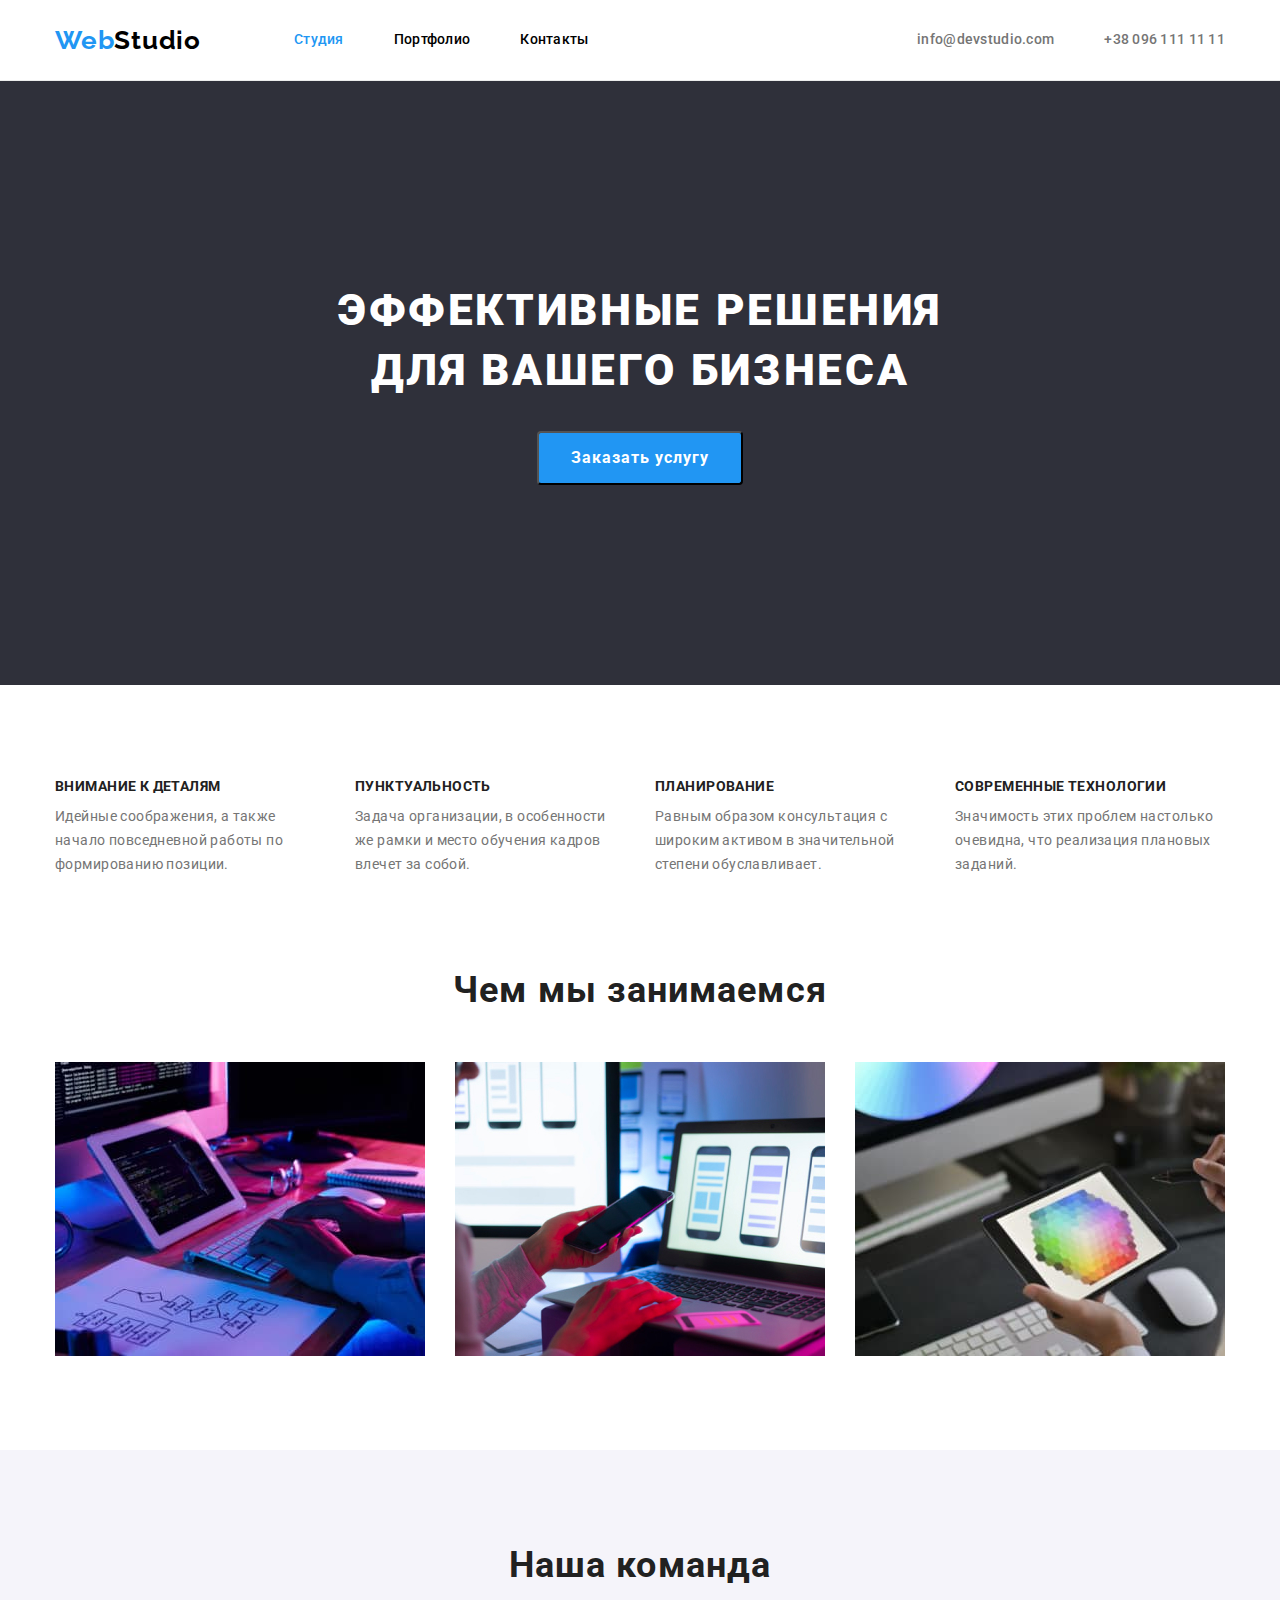
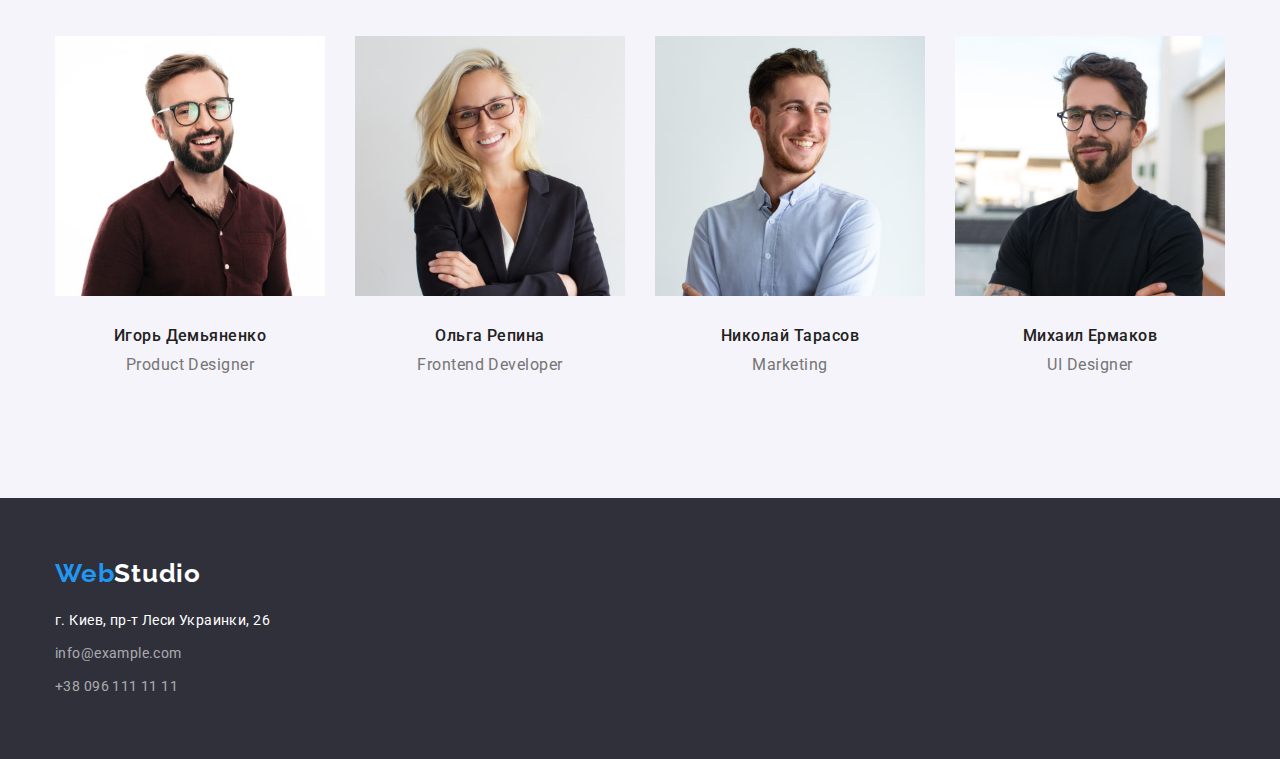
<file: index.html>
<!DOCTYPE html>
<html lang="en">
<head>
    <meta charset="UTF-8">
    <meta http-equiv="X-UA-Compatible" content="IE=edge">
    <meta name="viewport" content="width=device-width, initial-scale=1.0">
    <title>WebStudio</title>
    <link rel="stylesheet" href="https://cdnjs.cloudflare.com/ajax/libs/modern-normalize/1.1.0/modern-normalize.min.css">
    <link rel="stylesheet" href="./index.html">
    <link rel="preconnect" href="https://fonts.googleapis.com">
    <link rel="preconnect" href="https://fonts.gstatic.com" crossorigin>
    <link href="https://fonts.googleapis.com/css2?family=Raleway:wght@700&family=Roboto:wght@400;500;700;900&display=swap"
      rel="stylesheet">
    <link rel="stylesheet" href="./css/styles.css">
</head>

<body>
  <header class="header">
    <div class="container">
    <a class="header-logo link list" href=./index.html>
      <span>Web</span>Studio</a>
    <nav class="header-nav">
      <ul class="header-list list">
      <li class="header-item"><a class="header-site" href="./index.html" class="header-link link">Студия</a></li>
      <li class="header-item"><a href="./portfolio.html" class="header-link link">Портфолио</a></li>
      <li class="header-item"><a href="" class="header-link link">Контакты</a></li>
      </ul>
    </nav>
    
    <ul class="header-contacts list">
    <li class="header-mail links"><a class="header-mail links" href="mailto:info@devstudio.com">info@devstudio.com</a></li>
    <li class="header-tel links"><a class="header-mail links" href="tel:+38 096 111 11 11">+38 096 111 11 11</a></li>
    </ul>
    </div>
  </header>
<!-- --------------ЗАГОВОК------------------- -->
  <main>
    <section class="title">
    <div class="container">
      <h1 class="title-text" lang="ru">Эффективные решения<br/> для вашего бизнеса</h1>
      <button type="button" class="title-button">Заказать услугу</button>
      </div>
    </section>
    
<!-- ----------------------ХАРАКТЕРИСТИКИ-------------------- -->
    <section class="headline">
      <div class="container">
    <ul class="headline-list list">
     <li class="headline-child">
       <h3 class="headline-title">Внимание к деталям</h3>
       <p  class="headline-subtitle">Идейные соображения, а также начало повседневной работы по формированию позиции.</p>
      </li>
     <li class="headline-child">
       <h3 class="headline-title">Пунктуальность</h3>
       <p class="headline-subtitle">Задача организации, в особенности же рамки и место обучения кадров влечет за собой.</p>
      </li>
     <li class="headline-child">
       <h3 class="headline-title">Планирование</h3>
       <p class="headline-subtitle">Равным образом консультация с широким активом в значительной степени обуславливает.</p>
      </li>
     <li class="headline-child">
       <h3 class="headline-title">Современные технологии</h3>
      <p class="headline-subtitle">Значимость этих проблем настолько очевидна, что реализация плановых заданий.</p>
    </li>
    </ul>
    </div>
    </section>
    <!-- -------------------РОД ДЕЯТЕЛЬНОСТИ----------------- -->
    <section class="title-top">
      <div class="container">
      <h2 class="title-top-text">Чем мы занимаемся</h2>
      <ul class="title-top-text-list list">
        <li class="photo"><img class="image" src="./img/device/pc.jpg" alt="компьютер" width="370" height="294"></li>
        <li class="photo"><img class="image" src="./img/device/phone.jpg" alt="телефоны" width="370" height="294"></li>
        <li class="photo"><img class="image" src="./img/device/tablet.jpg" alt="планшет" width="370" height="294"></li>
      </ul> 
      </div>
    </section>
<!-- ------------------------КОМАНДА-------------------- -->
    <section class="subject-top">
      <div class="container">
      <h2 class="subject" >Наша команда</h2>
      <ul class="subject-list list">
        <li class="color-title">
          <img class="image-top" src="./img/speaker/pd.jpg" alt="product_designer" width="270" height="260" >
          <div class="subject-padding"><h3  class="subject-text">Игорь Демьяненко</h3>
          <p  class="subject-item">Product Designer</p></div>
        </li>
        <li class="color-title">
          <img class="image-top" src="./img/speaker/frontend.jpg" alt="front_end_developer" width="270" height="260">
          <div class="subject-padding"><h3 class="subject-text">Ольга Репина</h3>
          <p class="subject-item">Frontend Developer</p></div>
        </li>
        <li class="color-title">
          <img class="image-top" src="./img/speaker/marketing.jpg" alt="marketing" width="270" height="260">
          <div class="subject-padding"><h3 class="subject-text">Николай Тарасов</h3>
          <p class="subject-item">Marketing</p></div>
        </li>
        <li class="color-title">
          <img class="image-top" src="./img/speaker/uidesigner.jpg" alt="ui_d" width="270" height="260">
          <div class="subject-padding"><h3 class="subject-text">Михаил Ермаков</h3>
          <p class="subject-item">UI Designer</p></div>
        </li>
      </ul>
      </div>
    </section>
  </main>
<!-- -----------------ФУТЕР-------------------- -->
  <footer class="footer">
    <div class="container">
  <a class="footer-logo link" href=./index.html>
      <span>Web</span>Studio
    </a>
    <address>
      <ul class="footer-list list">
        <li class="footer-item-top"><a class="footer-item-top" href="https://goo.gl/maps/5s8tVuNgrA58K2YK6" target="_blank"
            rel="noopener, noreferer">г. Киев, пр-т
            Леси Украинки, 26</a></li>
        <li class="footer-item"><a class="footer-item" href="info@example.com">info@example.com</a></li>
        <li class="footer-item"><a class="footer-item" href="tel:+38 096 111 11 11">+38 096 111 11 11</a></li>
      </ul>
    </address>
    </div>
  </footer>
</body>
</html>
</file>
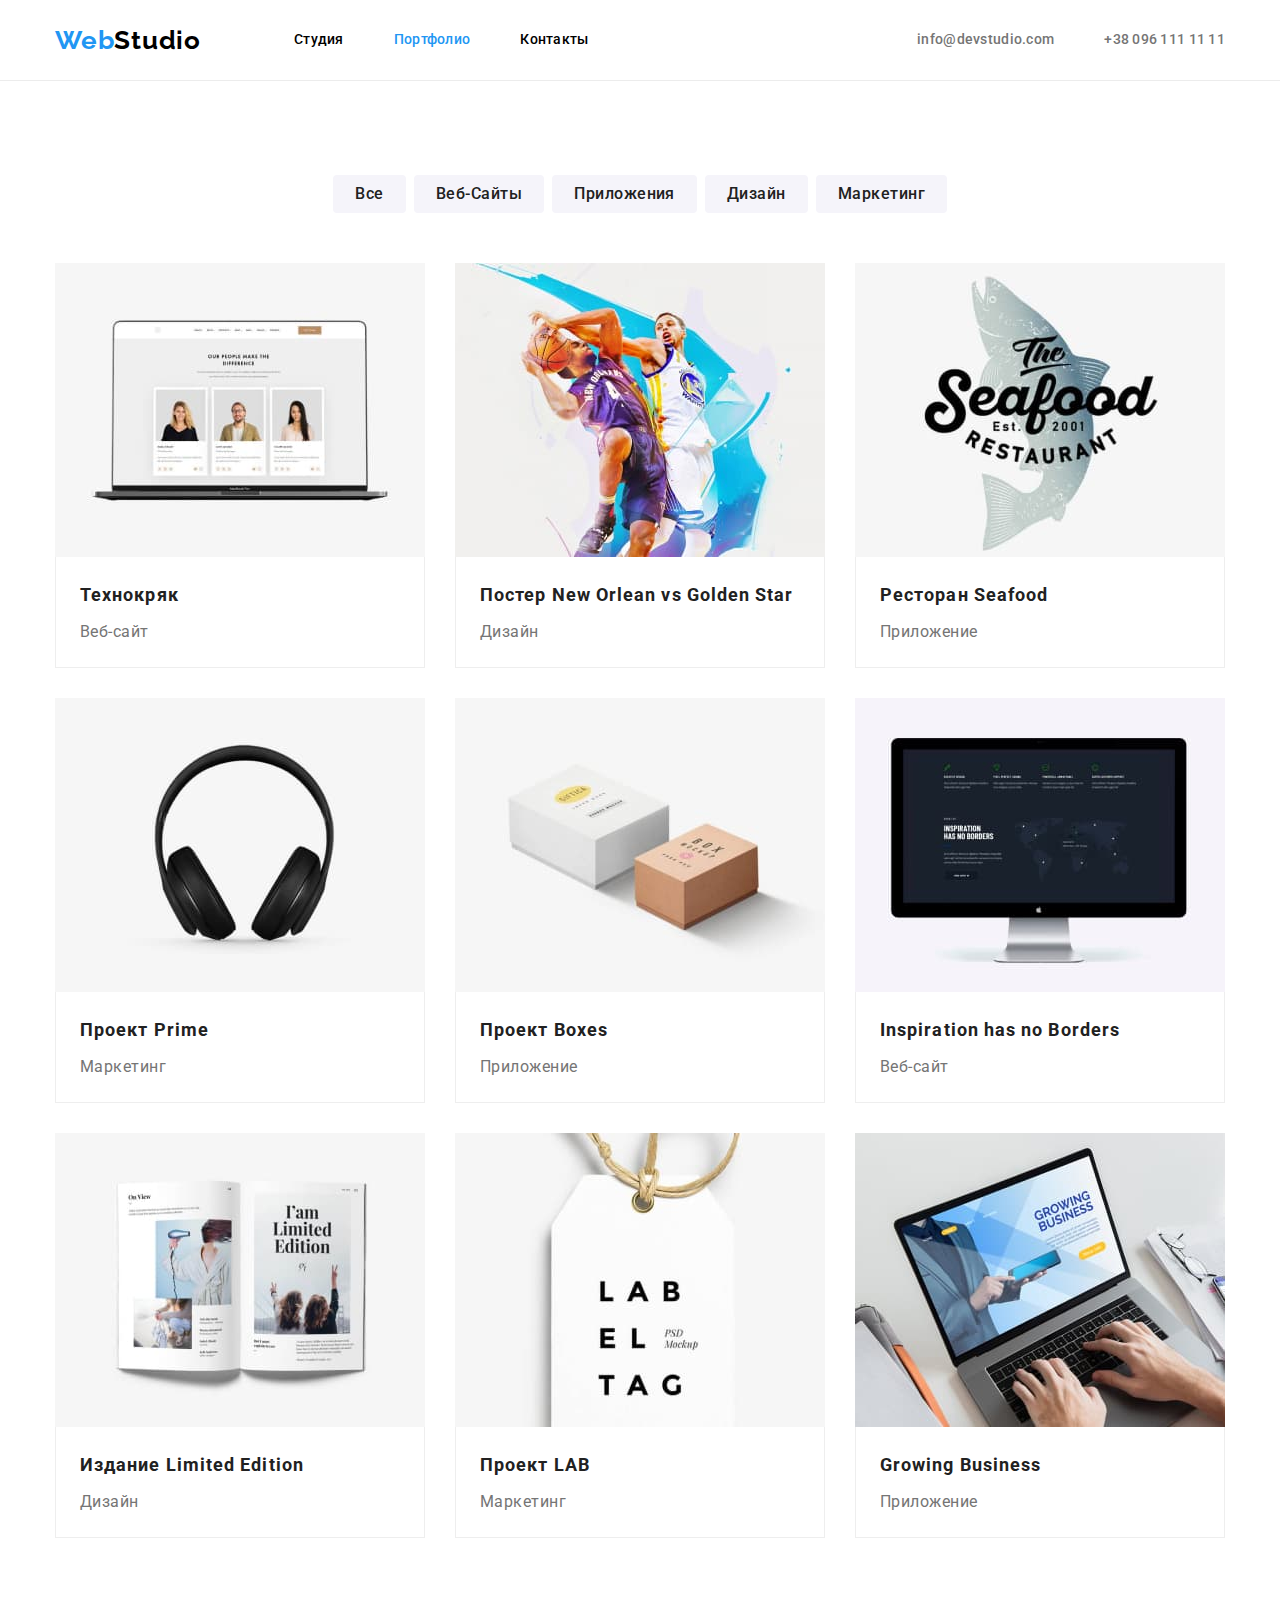
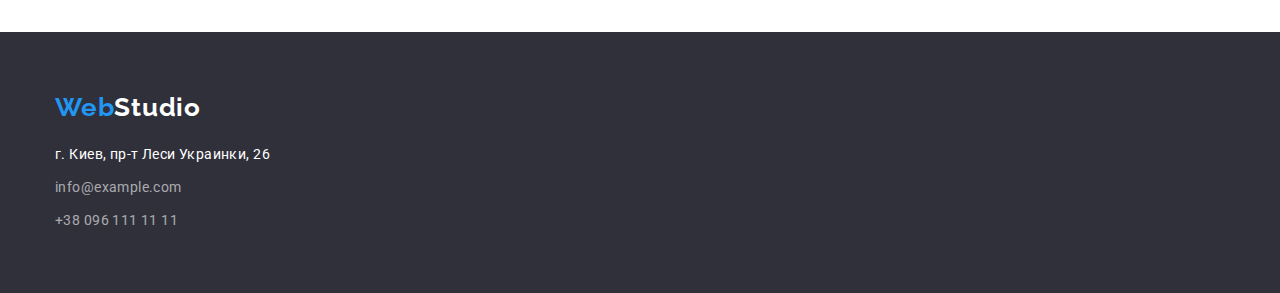
<file: portfolio.html>
<!DOCTYPE html>
<html lang="en">

<head>
    <meta charset="UTF-8">
    <meta http-equiv="X-UA-Compatible" content="IE=edge">
    <meta name="viewport" content="width=device-width, initial-scale=1.0">
    <title>WebStudio</title>
    <link rel="stylesheet" href="https://cdnjs.cloudflare.com/ajax/libs/modern-normalize/1.1.0/modern-normalize.min.css">
    <link rel="stylesheet" href="./index.html">
    <link rel="preconnect" href="https://fonts.googleapis.com">
    <link rel="preconnect" href="https://fonts.gstatic.com" crossorigin>
    <link href="https://fonts.googleapis.com/css2?family=Raleway:wght@700&family=Roboto:wght@400;500;700;900&display=swap"
        rel="stylesheet">
    <link rel="stylesheet" href="./css/styles.css">
</head>
<!-- Секция HEADER -->
<body>
    <header class="header">
        <div class="container">
        <a class="header-logo link list" href=./index.html>
        <span>Web</span>Studio</a>
        <nav class="header-nav">
            <ul class="header-list list">
                <li class="header-item"><a href="./index.html" class="header-link link">Студия</a></li>
                <li class="header-item"><a class="header-site" href="./portfolio.html" class="header-link link">Портфолио</a></li>
                <li class="header-item"><a href="" class="header-link link">Контакты</a></li>
            </ul>
        </nav>
        
        <ul class="header-contacts list">
            <li class="header-mail links"><a  class="header-mail links" href="mailto:info@devstudio.com">info@devstudio.com</a></li>
            <li class="header-tel links"><a class="header-mail links" href="tel:+38 096 111 11 11">+38 096 111 11 11</a></li>
        </ul>

        </div>
    </header>
    <!-- Секция Hero -->
    <main>
        
            
       
    <!-- Секция основного контента -->
        <section class="resume"> 
            <div class="container">
            <ul class="hero-list list">
            <li class="hero-item">
                <button type="button" class="hero-btn">Все</button>
            </li>
            <li class="hero-item">
                <button type="button" class="hero-btn">Веб-Сайты</button>
            </li>
            <li class="hero-item">
                <button type="button" class="hero-btn">Приложения</button>
            </li>
            <li class="hero-item">
                <button type="button" class="hero-btn">Дизайн</button>
            </li>
            <li class="hero-item">
                <button type="button" class="hero-btn">Маркетинг</button>
            </li>
            </ul>
            
                
            <ul class="resume-list list">
                <li class="resume-item">
                 <a class="port" href="./img/portfolio/people.jpg"><img class="resume-image" src="./img/portfolio/people.jpg" alt="people" width="370" height="294">
                <div class="resume-graph"><h3 class="resume-caption">Технокряк</h3>
                <p class="resume-paragraph">Веб-сайт</p>
                </div>
                </a>
                </li>
                <li class="resume-item">
                    <a class="port" href="./img/portfolio/game.jpg"><img class="resume-image" src="./img/portfolio/game.jpg" alt="game" width="370" height="294">
                    <div class="resume-graph"><h3 class="resume-caption">Постер New Orlean vs Golden Star</h3>
                    <p class="resume-paragraph">Дизайн</p>
                    </div>
                </a>
                </li>
                <li class="resume-item">
                    <a class="port" href="./img/portfolio/rest.jpg"><img class="resume-image" src="./img/portfolio/rest.jpg" alt="resturant" width="370" height="294">
                    <div class="resume-graph"><h3 class="resume-caption">Ресторан Seafood</h3>
                    <p class="resume-paragraph">Приложение</p>
                    </div>
                </a>
                </li>
                <li class="resume-item">
                    <a class="port" href="./img/portfolio/pods.jpg"><img class="resume-image" src="./img/portfolio/pods.jpg" alt="pods" width="370" height="294">
                    <div class="resume-graph"><h3 class="resume-caption">Проект Prime</h3>
                    <p class="resume-paragraph">Маркетинг</p>
                    </div>
                </a>
                </li>
                <li class="resume-item">
                    <a class="port"  class="port"href="./img/portfolio/box.jpg"><img class="resume-image" src="./img/portfolio/box.jpg" alt="box" width="370" height="294">
                    <div class="resume-graph"><h3 class="resume-caption">Проект Boxes</h3>
                    <p class="resume-paragraph">Приложение</p>
                    </div>
                </a>
                </li>
                <li class="resume-item">
                    <a class="port" href="./img/portfolio/site.jpg"><img class="resume-image" src="./img/portfolio/site.jpg" alt="site" width="370" height="294">
                    <div class="resume-graph"><h3 class="resume-caption">Inspiration has no Borders</h3>
                    <p class="resume-paragraph">Веб-сайт</p>
                    </div>
                </a>
                </li>
                <li class="resume-item">
                    <a class="port" href="./img/portfolio/book.jpg"><img class="resume-image" src="./img/portfolio/book.jpg" alt="book" width="370" height="294">
                    <div class="resume-graph"><h3 class="resume-caption">Издание Limited Edition</h3>
                    <p class="resume-paragraph">Дизайн</p>
                    </div>
                </a>
                </li>
                <li class="resume-item">
                    <a class="port" href="./img/portfolio/alphabet.jpg"><img class="resume-image" src="./img/portfolio/alphabet.jpg" alt="alphabet" width="370" height="294">
                    <div class="resume-graph"><h3 class="resume-caption">Проект LAB</h3>
                    <p class="resume-paragraph">Маркетинг</p>
                    </div>
                </a>
                </li>
                <li class="resume-item">
                    <a class="port" href="./img/portfolio/business.jpg"><img class="resume-image" src="./img/portfolio/business.jpg" alt="business" width="370" height="294">
                    <div class="resume-graph"><h3 class="resume-caption">Growing Business</h3>
                    <p class="resume-paragraph">Приложение</p>
                    </div>
                </a>
                </li>
            </ul>
            </div>
        </section>
    </main>
<!-- -------------------ФУТЕР----------------- -->
    <footer class="footer">
        <div class="container">
        <a class="footer-logo link" href="./index.html">
            <span>Web</span>Studio
        </a>
        <address>
            <ul class="footer-list list">
                <li class="footer-item-top"><a class="footer-item-top" href="https://goo.gl/maps/5s8tVuNgrA58K2YK6" target="_blank" rel="noopener, noreferer">г. Киев, пр-т
                        Леси Украинки, 26</a></li>
                <li class="footer-item"><a class="footer-item" href="info@example.com">info@example.com</a></li>
                <li class="footer-item"><a class="footer-item" href="tel:+38 096 111 11 11">+38 096 111 11 11</a></li>
            </ul>
        </address>
        </div>
    </footer>
    </body>
    </html>
</file>
<file: css/styles.css>
:root{
    --header-color:#757575;
    --btn-color: #FFFFFF;
    --primery-color: #212121;
    --primery-bottom: 94px;
    --primery-margin: 30px;
    }

   
    .img{
        display: block;
    }

p,
h1,
h2,
h3,
h4,
h5,
h6,{
    margin:0;
    
}

.ul,ol{
    padding-left: 0;
    margin: 0;
}
 button{
     cursor: pointer;
 }




body{
    font-family:"Roboto", "sans-serif";
    color: var(--primery-color);
    
}
/* -------WebSudio----------------- */
.header-logo{
    

}
.header-link{
    font-weight: 500;
    font-size: 14px;
    line-height: 1.14;
    letter-spacing: 0.02em;
    text-decoration: none;
    color:#000000;
}

.header-site{
    color: #2196F3;
    text-decoration: none;
    font-weight: 500;
    font-size: 14px;
    line-height: 1.14;
    letter-spacing: 0.02em;
}
.list{
    list-style: none;
}

.header-link:hover,
.header-link:focus{
    color: #2196F3;
}

.header-logo > span{
    font-family: 'Raleway';
    font-weight: 700;
    font-size: 26px;
    line-height: 1.19;  
    letter-spacing: 0.03em;
    color: #2196F3;
}

.header-logo{
    font-family: 'Raleway';
    font-weight: 700;
    font-size: 26px;
    line-height: 1.19;
    letter-spacing: 0.03em;
    color: #000000
}
/* -------------------contacts-------------------- */
.header-mail{
    font-family: inherit;
    font-weight: 500;
    font-size: 14px;
    line-height: 1.14;
    letter-spacing: 0.02em;
    text-decoration: none;
    color: var(--header-color);
}
.header-mail:hover,
.header-tel:focus{
    color: #2196F3;
}

.header-tel{
    font-family: inherit;
    font-weight: 500;
    font-size: 14px;
    line-height: 1.14;
    letter-spacing: 0.02em;
    color: var(--header-color);
}
/* ----------------Buttons-------------------------- */
.hero-btn{
    display: inline-block;
   
    padding: 6px 22px;
    min-width: 73px;
    border-radius: 4px;

    font-family:inherit;
    font-weight: 500;
    font-size: 16px;
    line-height: 1.62;
    letter-spacing: 0.03em;
    cursor: pointer;
    color: #212121;
    background-color: #F5F4FA;
    border: none;
  }
 .hero-list{
     
     display: flex;
     justify-content: center;
     margin-top: 0;
     margin-bottom: 50px;
     
 }
 
 
 
 .hero-item:not(:last-child){
     margin-right: 8px;
 }
 
 


.hero-btn:hover,
.hero-btn:focus{
    color:#E5E5E5;
    background-color: #188CE8;
}

.list {
    list-style: none;
    padding: 0;
    
}
/* ----------------Projects---------------------- */
.resume-image{
    display: block;
}
.resume{
    padding-top: 94px;
    padding-bottom: 94px;
    
}

.resume-graph{
   border-right: 1px solid #EEEEEE;
   border-bottom: 1px solid #EEEEEE;
   border-left: 1px solid #EEEEEE;
   padding-top: 20px;
   padding-right: 24px;
   padding-bottom: 20px;
   padding-left: 24px;
    
    
    
}

.resume-list{
    display: flex;
    flex-wrap: wrap;
    margin-left: -30px;
    margin-bottom: -30px;
    margin-top: 0;

}
.resume-item{
    width: calc(100% / 3 - 30px);
    margin-left: 30px;
    margin-bottom: 30px;
}

.resume-caption {
    margin:0;
    margin-bottom: 4px;
    font-size: 18px;
    line-height: 2;
    letter-spacing: 0.06em;
    color: #212121;
    
}

.resume-paragraph {
    margin:0;
    font-size: 16px;
    line-height: 1.88;
    letter-spacing: 0.03em;
    color: var(--header-color);
    
    
}
.port{
    text-decoration: none;
    
}
    

/* ------------ФУТЕР-------------- */
.footer-logo>span {
    font-family: 'Raleway';
    font-weight: 700;
    font-size: 26px;
    line-height: 1.19;
    letter-spacing: 0.03em;
    color: #2196F3;
}

.footer{
    background-color: #2F303A;
    padding-top: 60px;
    padding-bottom: 60px;
}
.footer-logo > span{
    font-family: 'Raleway';
    color: #2196F3;
    
}
.footer-logo{
    display: block;
   
    margin-bottom: 20px;
    font-family: 'Raleway';
    font-weight: 700;
    font-size: 26px;
    line-height: 1.19;
    letter-spacing: 0.03em;
    color: #FFFFFF;
}

.link {
    text-decoration: none;
}

.list {
    list-style: none;
}
.footer-list{
    margin-top: 0;
    margin-bottom: 0;
}
.footer-item{
    margin-bottom: 9px;
    font-weight: 400;
    font-style: normal;
    font-size: 14px;
    line-height: 1.71;  
    letter-spacing: 0.03em;
    color: rgba(255, 255, 255, 0.6);
    text-decoration: none;
}

.footer-item:last-child{
    margin-bottom: 0;
}

.footer-item-top{
    margin-bottom: 9px;
    font-style: normal;
    font-weight: 400;
    font-size: 14px;
    line-height: 1.71;
    letter-spacing: 0.03em;
    text-decoration: none;
    color: #FFFFFF;
}

.footer-logo link{
    padding-top: 60px;
    padding-bottom: 20px;
    font-family: 'Raleway';
    font-style: normal;
    font-weight: 700;
    font-size: 26px;
    line-height: 1.19;
    letter-spacing: 0.03em;
    color: #FFFFFF;
}

 
/* ---------------Index-HEADER------------- */
.title-button:hover,
.title-button:focus{
    background-color: #188CE8;
}

.container {
    width: 1200px;
    margin-right: auto; 
    margin-left: auto;
    padding:0 15px 0 15px;
    
}

.header{
    border-bottom: 1px solid #ECECEC ;
   
}
.header-site{
    display: block;
    padding-top: 32px;
    padding-bottom: 32px;

}



.header-link{
    flex-basis: calc(100% / 3 - 50px);
    display: block;
    padding-top: 32px;
    padding-bottom: 32px;
    
}
.header-list{
    display: flex;
    margin-top: 0;
    margin-bottom: 0;
}

.header-contacts{
    display: flex;
    margin-left: auto;
    margin-top: 0;
    margin-bottom: 0;
    
    
}

.header .container{
    display: flex;
    align-items: center;
}

.header-logo{
    margin-right: 93px;

}

.header-item:not(:last-child){
    margin-right: 50px;
}

.header-mail:not(:last-child){
    margin-right: 50px;
}
 /* --------------ЗАГОВОК------------------- -- */



 .title{
     background-color: #2F303A;
     text-align: center;
     padding-top: 200px;
     padding-bottom: 200px;
    
 } 

 

 .title-top-text-list{
    display: flex;

 }
 
 .title-text{
    margin-top: 0;
    margin-bottom: 30px;
    font-weight: 900;
    font-size: 44px;
    line-height: 1.36; 
    display: block;
   
    letter-spacing: 0.06em;
    text-transform: uppercase;
    color: #FFFFFF;
 }
 
 .title-button{
    display: inline-block;
    padding: 10px 32px;
    font-weight: 700;
    font-size: 16px;
    border-radius: 4px;

    line-height: 1.88;
    align-items: center;
    text-align: center;
    letter-spacing: 0.06em;
    color: #FFFFFF;
    background-color: #2196F3;
    cursor: pointer;
 }

/* ------------Чем занмаемся----------------- */
.headline{
    padding-top: var(--primery-bottom);
    padding-bottom: var(--primery-bottom);
}
.headline-child:not(:last-child){
    margin-right: 30px;

}

.headline-child{
    width: 270px;
}

.headline-list{
    display: flex;
    margin-top: 0;
    margin-bottom: 0;
    
}

.headline-title {
    margin-top: 0;
    margin-bottom: 10px;
    font-weight: 700;
    font-size: 14px;
    line-height: 1.14;
    letter-spacing: 0.03em;
    text-transform: uppercase;
    color: #212121;
}

.headline-subtitle {
    margin:0;
    display: flex;
    font-weight: 400;
    font-size: 14px;
    line-height: 1.71;
    letter-spacing: 0.03em;
    color: #757575;
}

/* -----------------чем занимаемся------------------ */

.title-top{
    padding-bottom: var(--primery-bottom);
}
.title-top-text-list{
    margin-top: 0;
    margin-bottom: 0;
}
.title-top-text{
    margin-top: 0;
    margin-bottom: 50px;
    font-weight: 700;
    font-size: 36px;
    line-height: 1.16;
    text-align: center;
    letter-spacing: 0.03em;
    color: #212121;
}

.photo:not(:last-child){
    margin-right: 30px;

}

.image{
    display: block;
}

/* -----------------Команда----------------- */
.subject-top{
    background-color: #F5F4FA;
    padding-top: var(--primery-bottom);
    padding-bottom: var(--primery-bottom);
}

.color-title:not(:last-child){
    margin-right: 30px;
}
.image-top{
    display: block;
    
}

.subject{
    margin-top: 0;
    margin-bottom: 50px;
    font-weight: 700;
    font-size: 36px;
    line-height: 1.17;
    text-align: center;
    letter-spacing: 0.03em;
    color: #212121;
}

.subject-padding{
    padding-top: 30px;
    padding-bottom: 30px;
}

.subject-text {
    margin-top: 0;
    margin-bottom: 10px;
    font-weight: 500;
    font-size: 16px;
    line-height: 1.19; 
    text-align: center;
    letter-spacing: 0.03em;
    color: #212121;
}

.subject-item{
    margin-top: 0;
    margin-bottom: 0;
    font-weight: 400;
    font-size: 16px;
    line-height: 1.19;
    text-align: center;
    letter-spacing: 0.03em;
    color: #757575;
}
.subject-list{
    display: flex;
    margin-top: 0;
    margin-bottom: 0;
}
</file>
